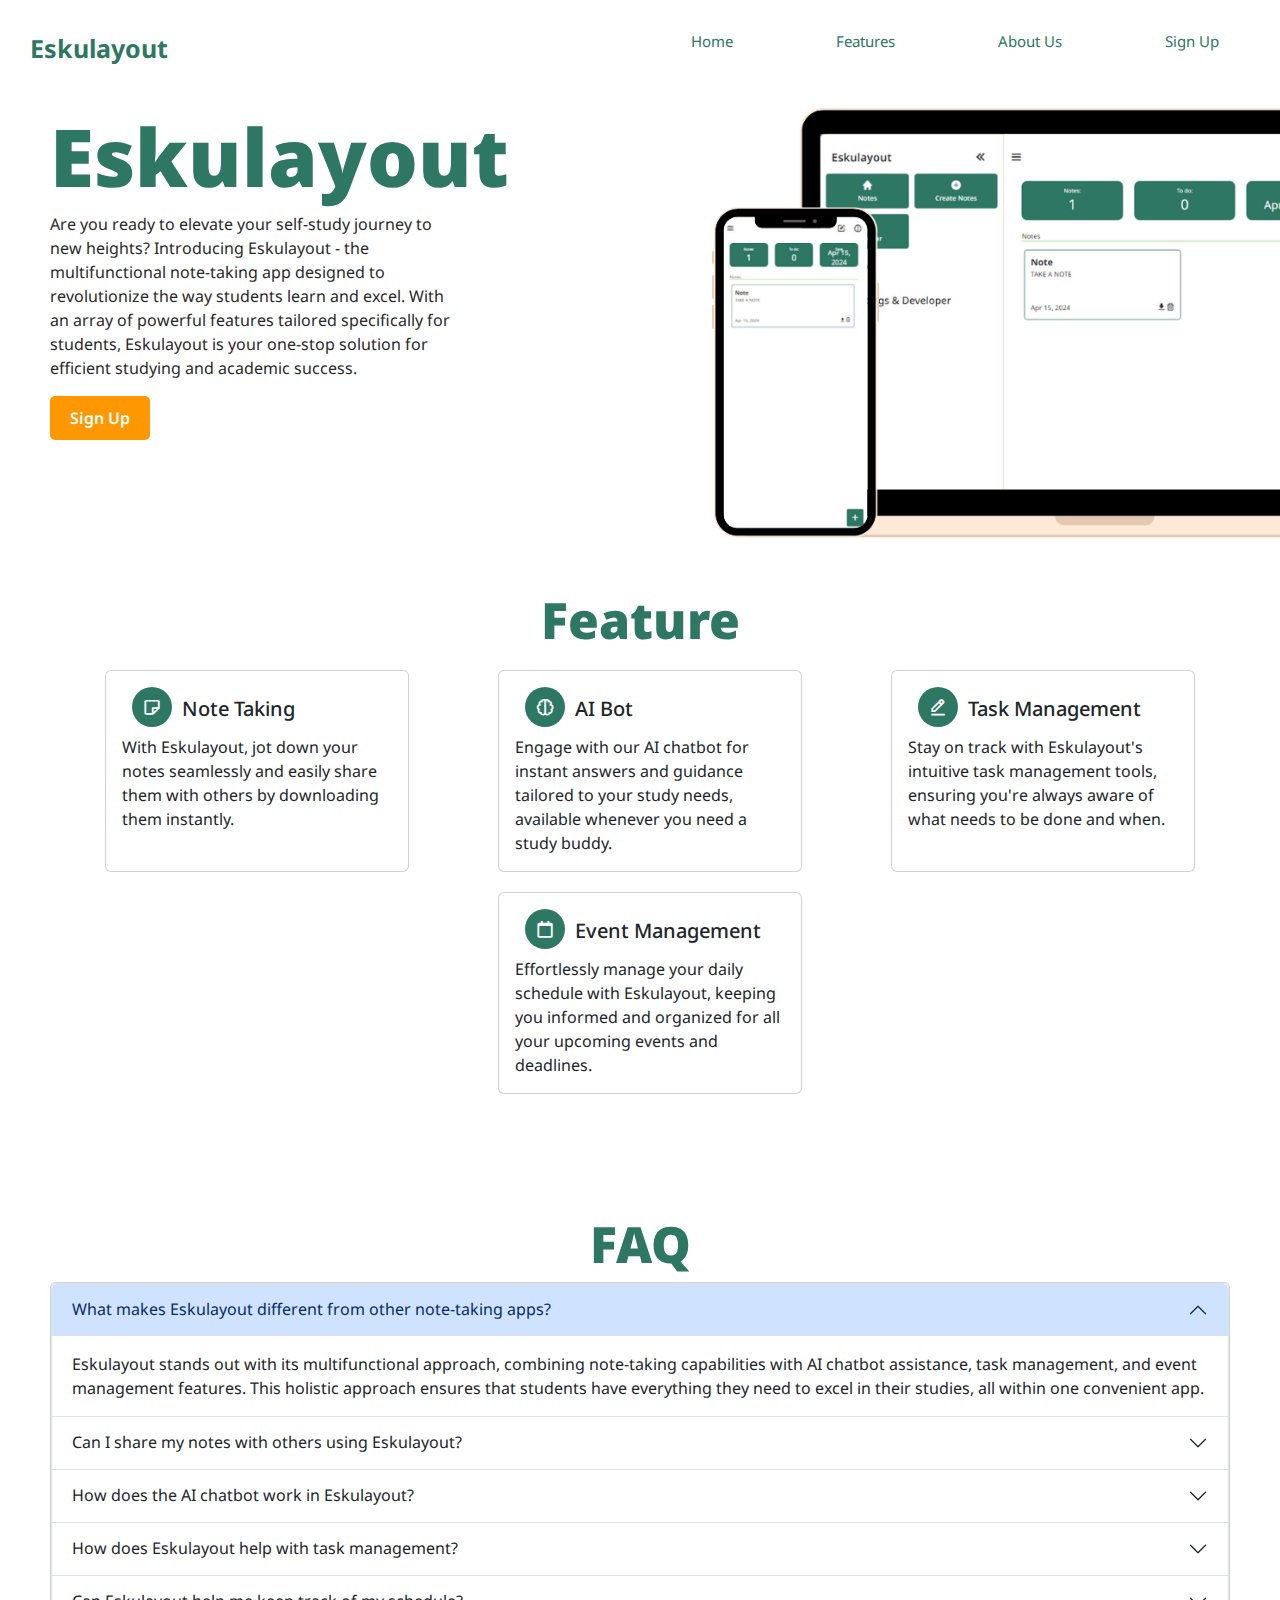
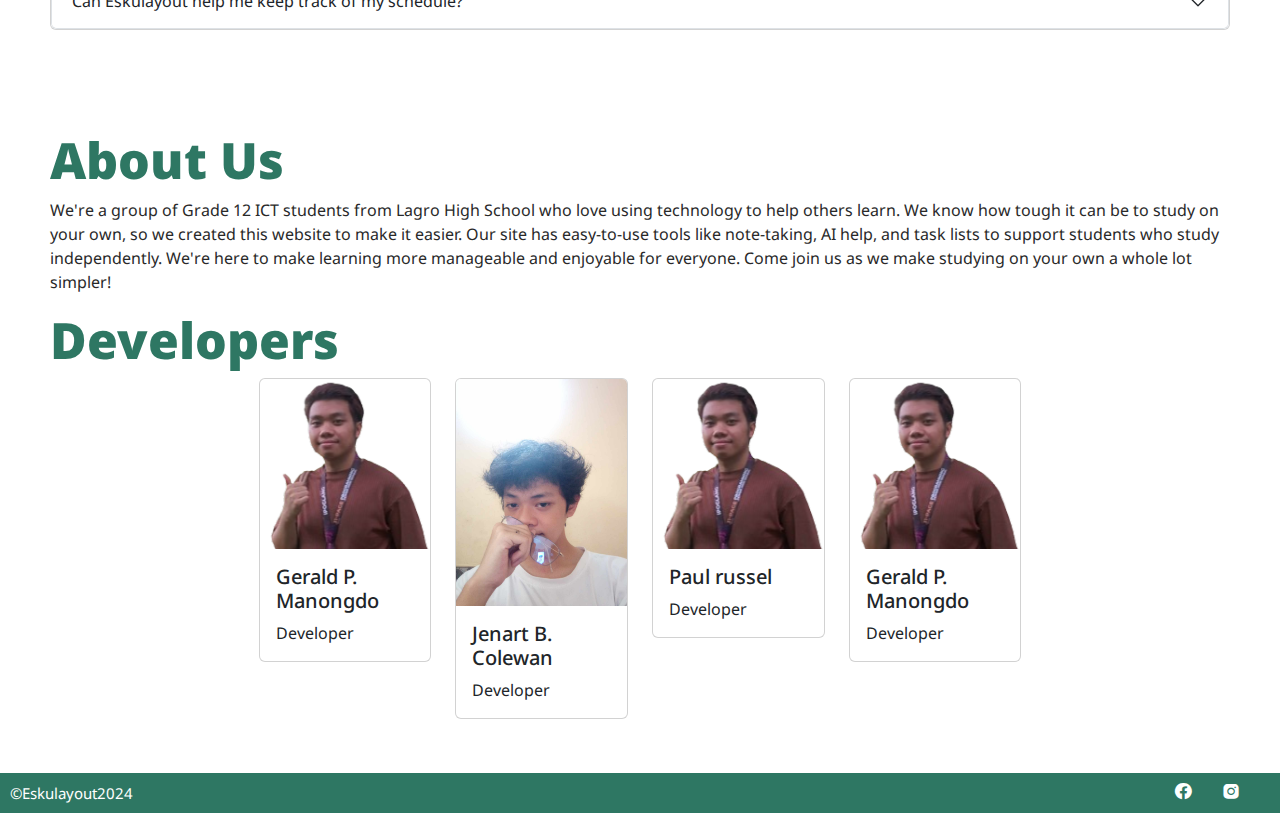
<file: index.html>
<!DOCTYPE html>
<html lang="en">
<head>
    <meta charset="UTF-8">
    <meta name="viewport" content="width=device-width, initial-scale=1.0">
    <link rel="preconnect" href="https://fonts.googleapis.com">
    <link rel="preconnect" href="https://fonts.gstatic.com" crossorigin>
    <link href="https://fonts.googleapis.com/css2?family=Cormorant+Garamond:wght@300;400;500;600;700&family=Noto+Sans:wdth,wght@62.5..100,100..900&display=swap" rel="stylesheet">
    <link href='https://unpkg.com/boxicons@2.1.4/css/boxicons.min.css' rel='stylesheet'>
    <link href="https://cdn.jsdelivr.net/npm/bootstrap@5.3.3/dist/css/bootstrap.min.css" rel="stylesheet" integrity="sha384-QWTKZyjpPEjISv5WaRU9OFeRpok6YctnYmDr5pNlyT2bRjXh0JMhjY6hW+ALEwIH" crossorigin="anonymous">
<script src="https://cdn.jsdelivr.net/npm/bootstrap@5.3.3/dist/js/bootstrap.bundle.min.js" integrity="sha384-YvpcrYf0tY3lHB60NNkmXc5s9fDVZLESaAA55NDzOxhy9GkcIdslK1eN7N6jIeHz" crossorigin="anonymous"></script>
    <link rel="stylesheet" href="style.css">
    <title>Eskulayout | Home</title>
</head>
<body>
    <nav>
        <span>Eskulayout</span>
        <button onclick="toggleMenu()"><i class='bx bx-menu' ></i></button>
        <ul class="navbar-links">
            <li>Home</li>
            <li>Features</li>
            <li>About Us</li>
            <li>Sign Up</li>
        </ul>
    </nav>
    <header>
        <div class="headerText" id="Home">
            <h1>Eskulayout</h1>
            <p>Are you ready to elevate your self-study journey to new heights? Introducing Eskulayout - the multifunctional note-taking app designed to revolutionize the way students learn and excel. With an array of powerful features tailored specifically for students, Eskulayout is your one-stop solution for efficient studying and academic success.</p>
            <button type="button">Sign Up</button>
        </div>
        <div class="headerImage"><img src="image/Eskulayout.png" alt=""></div>
    </header>

    <section id="Feature">
        <h1>Feature</h1>
        <div class="feature">
            <div class="card" style="width: 19rem;">
                <div class="card-body">
                    <h5 class="card-title"><i class='bx bx-note' ></i>Note Taking</h5>
                     <p class="card-text">With Eskulayout, jot down your notes seamlessly and easily share them with others by downloading them instantly.</p>
                </div>
            </div>
            <div class="card" style="width: 19rem;">
                <div class="card-body">
                    <h5 class="card-title"><i class='bx bx-brain'></i>AI Bot</h5>
                     <p class="card-text">Engage with our AI chatbot for instant answers and guidance tailored to your study needs, available whenever you need a study buddy.</p>
                </div>
            </div>
            <div class="card" style="width: 19rem;">
                <div class="card-body">
                    <h5 class="card-title"><i class='bx bx-edit-alt' ></i>Task Management</h5>
                     <p class="card-text">Stay on track with Eskulayout's intuitive task management tools, ensuring you're always aware of what needs to be done and when.</p>
                </div>
            </div>
            <div class="card" style="width: 19rem;">
                <div class="card-body">
                    <h5 class="card-title"><i class='bx bx-calendar-alt'></i>Event Management</h5>
                     <p class="card-text"> Effortlessly manage your daily schedule with Eskulayout, keeping you informed and organized for all your upcoming events and deadlines.</p>
                </div>
            </div>
        </div>
    </section>
    <section>
        <h1>FAQ</h1>
              <div class="card">
                <div class="accordion" id="accordionExample">
                    <div class="accordion-item">
                      <h2 class="accordion-header">
                        <button class="accordion-button" type="button" data-bs-toggle="collapse" data-bs-target="#collapseOne" aria-expanded="true" aria-controls="collapseOne">
                            What makes Eskulayout different from other note-taking apps?
                        </button>
                      </h2>
                      <div id="collapseOne" class="accordion-collapse collapse show" data-bs-parent="#accordionExample">
                        <div class="accordion-body">
                          Eskulayout stands out with its multifunctional approach, combining note-taking capabilities with AI chatbot assistance, task management, and event management features. This holistic approach ensures that students have everything they need to excel in their studies, all within one convenient app.
                        </div>
                      </div>
                    </div>
                    <div class="accordion-item">
                      <h2 class="accordion-header">
                        <button class="accordion-button collapsed" type="button" data-bs-toggle="collapse" data-bs-target="#collapseTwo" aria-expanded="false" aria-controls="collapseTwo">
                            Can I share my notes with others using Eskulayout?
                        </button>
                      </h2>
                      <div id="collapseTwo" class="accordion-collapse collapse" data-bs-parent="#accordionExample">
                        <div class="accordion-body">
                            Absolutely! Eskulayout allows you to easily share your notes by downloading them and sending them to others. Whether it's collaborating on group projects or simply helping out a classmate, sharing your notes has never been easier.  </div>
                      </div>
                    </div>
                    <div class="accordion-item">
                      <h2 class="accordion-header">
                        <button class="accordion-button collapsed" type="button" data-bs-toggle="collapse" data-bs-target="#collapseThree" aria-expanded="false" aria-controls="collapseThree">
                            How does the AI chatbot work in Eskulayout?
                        </button>
                      </h2>
                      <div id="collapseThree" class="accordion-collapse collapse" data-bs-parent="#accordionExample">
                        <div class="accordion-body">
                            Our AI chatbot provides instant assistance for all your study-related questions. Simply type in your query, and the chatbot will provide helpful answers, explanations, and personalized study tips. It's like having a knowledgeable study buddy available 24/7.
                        </div>
                      </div>
                    </div>
                    <div class="accordion-item">
                        <h2 class="accordion-header">
                          <button class="accordion-button collapsed" type="button" data-bs-toggle="collapse" data-bs-target="#collapseThree" aria-expanded="false" aria-controls="collapseThree">
                            How does Eskulayout help with task management?
                          </button>
                        </h2>
                        <div id="collapseThree" class="accordion-collapse collapse" data-bs-parent="#accordionExample">
                          <div class="accordion-body">
                            Eskulayout's task management tools help you stay organized and focused on your academic responsibilities. You can create, prioritize, and track tasks, ensuring that you never miss a deadline or forget an important study session again.
                          </div>
                        </div>
                      </div>
                      <div class="accordion-item">
                        <h2 class="accordion-header">
                          <button class="accordion-button collapsed" type="button" data-bs-toggle="collapse" data-bs-target="#collapseThree" aria-expanded="false" aria-controls="collapseThree">
                            Can Eskulayout help me keep track of my schedule?
                          </button>
                        </h2>
                        <div id="collapseThree" class="accordion-collapse collapse" data-bs-parent="#accordionExample">
                          <div class="accordion-body">
                            Yes, Eskulayout's event management feature allows you to stay on top of your schedule by providing a daily overview of your upcoming events and deadlines. From classes to study sessions to extracurricular activities, you'll always know what's on your agenda.
                          </div>
                        </div>
                      </div>
                  </div>
              </div>
            </div>
    </section>
    <section class="About">
        <h1>About Us</h1>
        <p>We're a group of Grade 12 ICT students from Lagro High School who love using technology to help others learn. We know how tough it can be to study on your own, so we created this website to make it easier. Our site has easy-to-use tools like note-taking, AI help, and task lists to support students who study independently. We're here to make learning more manageable and enjoyable for everyone. Come join us as we make studying on your own a whole lot simpler!</p>
        <h1>Developers</h1>
        <div class="row">
            <div class="col-sm-2 mb-4 mb-sm-1">
              <div class="card">
                <img src="image/gerald.png" class="card-img-top" alt=" Gerald ">
                <div class="card-body">
                    <h5 class="card-title">Gerald P. Manongdo</h5>
                    <p class="card-text">Developer</p>
                </div>
              </div>
            </div>
            <div class="col-sm-2 mb-4 mb-sm-1">
                <div class="card">
                  <img src="image/Jenart.jpg" class="card-img-top" alt=" Jenart ">
                  <div class="card-body">
                      <h5 class="card-title">Jenart B. Colewan</h5>
                      <p class="card-text">Developer</p>
                  </div>
                </div>
              </div>
              <div class="col-sm-2 mb-4 mb-sm-1">
                <div class="card">
                  <img src="image/gerald.png" class="card-img-top" alt="...">
                  <div class="card-body">
                      <h5 class="card-title">Paul russel</h5>
                      <p class="card-text">Developer</p>
                  </div>
                </div>
              </div>
              <div class="col-sm-2 mb-4 mb-sm-1">
              <div class="card">
                <img src="image/gerald.png" class="card-img-top" alt="...">
                <div class="card-body">
                    <h5 class="card-title">Gerald P. Manongdo</h5>
                    <p class="card-text">Developer</p>
                </div>
              </div>
            </div>
          </div>
    </section>
        
    <footer>
        <span>©Eskulayout2024</span>
        <ul>
            <li><a href=""><i class='bx bxl-facebook-circle' ></i></a></li>
            <li><a href=""><i class='bx bxl-instagram-alt' ></i></a></li>
        </ul>
    </footer>

    <script>
        function toggleMenu() {
            var navbarLinks = document.querySelector('.navbar-links');
            navbarLinks.classList.toggle('show-links');
        }
    </script>
</body>
</html>
</file>
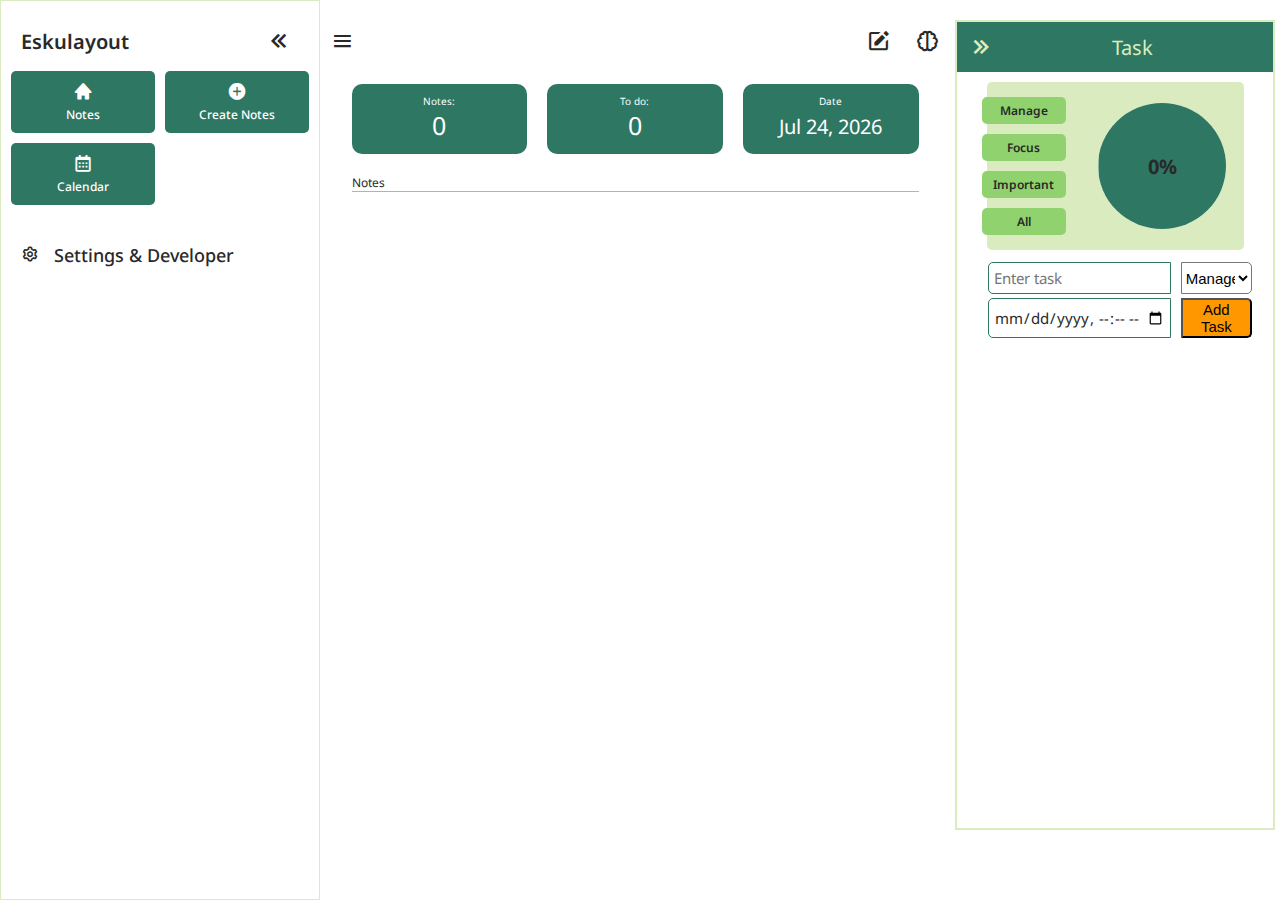
<file: note.html>
<!DOCTYPE html>
<html lang="en">
<head>
    <meta charset="UTF-8">
    <meta name="viewport" content="width=device-width, initial-scale=1.0">
    <link rel="preconnect" href="https://fonts.googleapis.com">
    <link rel="preconnect" href="https://fonts.gstatic.com" crossorigin>
    <link href="https://fonts.googleapis.com/css2?family=Cormorant+Garamond:wght@300;400;500;600;700&family=Noto+Sans:wdth,wght@62.5..100,100..900&display=swap" rel="stylesheet">
    <link href='https://unpkg.com/boxicons@2.1.4/css/boxicons.min.css' rel='stylesheet'>
    <link rel="stylesheet" href="note.css">
    <title>Eskulayout</title>
</head>
<body>
    <nav class="navbar">
        <div class="navigationHeaderContainer">
            <div class="header">
                <span>Eskulayout</span>
                <i class='bx bx-chevrons-left' onclick="exitNavigationHeaderContainer()"></i>
            </div>
            <div class="navigationHeader">
                    <!-- <button onclick="showqQuizContainer()"><i class='bx bxs-file-plus'></i> Quizes</button> -->
                    <button onclick="showNotesContainer()"><i class='bx bxs-home'></i> Notes</button>
                    <button onclick="showNotes('','')"><i class='bx bxs-plus-circle'></i> Create Notes</button>
                    <button onclick="showCalendarContainer()"><i class='bx bx-calendar'></i>Calendar</button>
            </div>
        </div>
        <div class="navigationBodyContainer">
            <div class="navigationsNotesContainer">
                <ul id="navigationsNotesContainer">                    
                </ul>
            </div>
            <div class="navigationFooterContainer">
                <ul>
                    <li onclick="showSettings()"><i class='bx bx-cog'></i> Settings & Developer</li>
                    <!-- <li><i class='bx bx-trash'></i>Trash</li> -->
                </ul>
            </div>
        </div>
    </nav>
    <section class="mainbody">
        <div class="notesBodyContainer">
            <div class="bodyNavigation">
                <span class="leftSideNavigation" onclick="showNavigationHeaderContainer()"><i class='bx bx-menu'></i></span>
                <div class="rigthSideNavigation">
                    <span onclick="showTodoContainer()"><i class='bx bxs-edit'></i></span>
                    <span onclick="showAiChatNavigation()"><i class='bx bx-brain'></i></span>
                </div>
            </div>
            <div class="bodyStatistic">
                <div class="numberNotesContainer">
                    <span class="title">Notes:</span>
                    <span class="content" id="numberNotes">0</span>
                </div>
                <div class="numberNotesContainer">
                    <span class="title">To do:</span>
                    <span class="content" id="numberTodo">0</span>
                </div>
                <div class="numberNotesContainer">
                    <span class="title">Date</span>
                    <span class="content" id="numberDate"></span>
                </div>
            </div>
            <div class="titleContainer">Notes</div>
            <div class="mainNotesContainer" id="mainNotesContainer">
                
            </div>

            <div class="addingNotesButton" onclick="showNotes('','')"><i class='bx bx-plus'></i></div>
        </div>
        
        <div class="addingNotesBody">
            <div class="addingNotesNavigation">
                <span class="leftSideNavigation" id="addNotesExitButton"><i class='bx bx-chevrons-down'></i></span>
                <div class="rigthSideNavigation">
                    <span onclick="showTodoContainer()"><i class='bx bxs-edit'></i></span>
                    <!-- <span><i class='bx bxs-file-plus'></i></span> -->
                    <span onclick="showAiChatNavigation()"><i class='bx bx-brain'></i></span>
                </div>
            </div>
            <div class="addingNotesContainer">
                <div class="noteTitle" id="addTitleNotes" contenteditable="true"></div>
                <div class="contentNote" id="addContentNotes" contenteditable="true"></div>
            </div>
        </div>

        <!--Calendar Container-->
        <section class="calendarSection">
            <div class="bodyNavigation">
                <span class="leftSideNavigation" onclick="showNavigationHeaderContainer()"><i class='bx bx-menu'></i></span>
                <div class="rigthSideNavigation">
                    <span onclick="showTodoContainer()"><i class='bx bxs-edit'></i></span>
                    <span onclick="showAiChatNavigation()"><i class='bx bx-brain'></i></span>
                </div>
            </div>
            <div class="calendarConatiner">
                <div class="calendarNavigation">
                    <button onclick="previousMonth()"><i class='bx bx-chevron-left'></i></button>
                    <span id="monthYear"></span>
                    <button onclick="nextMonth()"><i class='bx bx-chevron-right' ></i></button>
                </div>
    
                <div class="calendar">
                    <div class="day">Mon</div>
                    <div class="day">Tue</div>
                    <div class="day">Wed</div>
                    <div class="day">Thu</div>
                    <div class="day">Fri</div>
                    <div class="day">Sat</div>
                    <div class="day">Sun</div>
                    <div class="day"></div>
                    <div class="day"></div>
                    <div class="day"></div>
                    <div class="day"></div>
                    <div class="day"></div>
                    <div class="day"></div>
                </div>
            </div>
            
            <div class="listEventContainer">
                <ul class="container" id="eventContainer">
                    <li>No events for today.</li>
                </ul>
            </div>
        </section>

        <!--Quiz Container-->
        <section class="quizSection">
            <div class="quizContainer">
                <div class="bodyNavigation">
                    <span class="leftSideNavigation" onclick="showNavigationHeaderContainer()"><i class='bx bx-menu'></i></span>
                    <div class="rigthSideNavigation">
                        <span onclick="showTodoContainer()"><i class='bx bxs-edit'></i></span>
                        <span onclick="showAiChatNavigation()"><i class='bx bx-brain'></i></span>
                    </div>
                </div>
            </div>
            <h1 class="containerTitle">Playing Quiz!</h1>
            <div class="playingQuizContainer">
                <div class="quizContainer">
                    <h1 class="quizTitle">Literature</h1>

                    <button><i class='bx bx-play'></i></button>
                    <span class="deleteQuiz"><i class='bx bxs-trash' ></i></span>
                </div>
            </div>

        </section>
    </section>

    <!--Task Container-->
    <aside class="todoContainer">
        <div class="todoNavigation">
            <i class='bx bx-chevrons-right' onclick="exitTodoContainer()"></i>
            <span class="todoLits">Task</span>
            <i></i>
        </div>
        <div class="topNavigation">
            <div class="rateListContainer">
                <button id="manageButton">Manage</button>
                <button id="focusButton">Focus</button>
                <button id="importantButton">Important</button>
                <button id="allButton">All</button>
            </div>
            <div class="progress-circle" id="progressCircle">
                <div class="progress-circle-inner" id="progressCircleInner"></div>
                <div class="progress-text" id="progressText">0%</div>
            </div>
        </div>
        <form id="todoForm">
            <input type="text" id="taskInput" placeholder="Enter task" required>
            <select id="categorySelect" required>
                <option value="manage">Manage</option>
                <option value="focus">Focus</option>
                <option value="important">Important</option>
            </select>
            <input type="datetime-local" id="deadlineInput">
            <div>
                
            </div>
            <button type="submit">Add Task</button>
        </form>
            
        <ul id="todoList"></ul>
    </aside>
    
    
    <!--AI Chat Container-->
    <aside class="aiChatContainer" >
        <div class="aiChatNavigation">
            <i class='bx bx-chevrons-right' onclick="exitAiChatNavigation()"></i>
            <span class="aiChatTitle">AI Chat</span>
            <i></i>
        </div>
        <div class="messageContainer">
            <ul class="chatbox">
                <li class="chat incoming">
                    <span><i class='bx bxs-ghost'></i></span>
                    <p>Hi there <br> how can i help you today?</p>
                </li>
                
            </ul>
        </div>
        <div class="chat-input">
            <textarea placeholder="Enter a message..." required></textarea>
            <span id="send-btn"><i class='bx bx-send' ></i></span>
        </div>
    </aside>



    <!--Settings Container-->
    <section class="settingContainer">
        <div class="mainSettings">
            <div class="navSettings">
                <ul>
                    <h1>About US</h1>
                    <!-- <h1>User Settings</h1>
                    <li onclick="showPersonal()">My Account</li>
                    <hr> -->
                    <li onclick="showAboutUs()">Intoduction</li>
                    <li onclick="showAboutUs()">Developer</li>
                    <li onclick="showAboutUs()">Contact Us</li>
                </ul>
            </div>
            <!-- <div class="settingContent UserSettings">
                <h1>Account Details</h1>
                <div class="profile">
                    <div class="dp"></div>
                    <ul>
                        <li>
                            <span>Name:</span>
                            <p>Gerald P. Manongdo</p>
                        </li>
                        <li>
                            <span>Section:</span>
                            <p>12-Ritchie</p>
                        </li>
                        <li>
                            <span>Age:</span>
                            <p>18 yrs old</p>
                        </li>
                        <li>
                            <span>Email:</span>
                            <p>ipoglang@depedqc.ph</p>
                        </li>
                        <li>
                            <span>Phone Number:</span>
                            <p>09996034433</p>
                        </li>
                    </ul>
                </div>
                <button>Delete Account</button>
                <button class="logout">Log Out</button>
            </div> -->
            <div class="settingContent aboutUs">
                <h1>About Us</h1>
                <p>Lorem ipsum dolor sit amet consectetur, adipisicing elit. Ducimus placeat repudiandae dolor quasi veritatis, repellendus voluptatem esse temporibus minima, corrupti nulla laborum est ipsam reiciendis ullam iusto modi. Aliquid quo aut, libero rem possimus accusantium reprehenderit dolorem cupiditate labore eos modi repudiandae. Soluta ipsam quam dignissimos quod deleniti harum quasi, aspernatur repudiandae expedita, necessitatibus molestias quos at obcaecati optio quae quia labore similique blanditiis consequuntur fugiat repellat, corporis nam in eum. Dicta provident quis voluptas molestiae mollitia repellat soluta autem labore inventore quasi perspiciatis, voluptate, sapiente dolores! Rem, amet hic.</p>
                <p>Lorem ipsum dolor sit amet, consectetur adipisicing elit, sed do eiusmod tempor incididunt ut labore et dolore magna </p>
                <h1>Developer</h1>
                <div class="cardsContainer">
                    <div class="card">
                        <div class="image"><img src="image/gerald.png" alt=""></div>
                        <h5 class="name">Gerald P. Manongdo
                            <p class="position"> Developer</p>
                        </h5>
                    </div>
                    <div class="card">
                        <div class="image"><img src="image/gerald.png" alt=""></div>
                        <h5 class="name">Gerald P. Manongdo
                            <p class="position"> Developer</p>
                        </h5>
                    </div>
                    <div class="card">
                        <div class="image"><img src="image/gerald.png" alt=""></div>
                        <h5 class="name">Gerald P. Manongdo
                            <p class="position"> Developer</p>
                        </h5>
                    </div>
                    <div class="card">
                        <div class="image"><img src="image/gerald.png" alt=""></div>
                        <h5 class="name">Gerald P. Manongdo
                            <p class="position"> Developer</p>
                        </h5>
                    </div>
                    <div class="card">
                        <div class="image"><img src="image/gerald.png" alt=""></div>
                        <h5 class="name">Gerald P. Manongdo
                            <p class="position"> Developer</p>
                        </h5>
                    </div>
                    <div class="card">
                        <div class="image"><img src="image/gerald.png" alt=""></div>
                        <h5 class="name">Gerald P. Manongdo
                            <p class="position"> Developer</p>
                        </h5>
                    </div>
                    <div class="card">
                        <div class="image"><img src="image/gerald.png" alt=""></div>
                        <h5 class="name">Gerald P. Manongdo
                            <p class="position"> Developer</p>
                        </h5>
                    </div>
                </div>
                <h1>Contact Us</h1>
                <div class="contactUs">
                    <div>
                        <span class="logo"><i class='bx bxs-navigation' ></i></span>
                        <p>Lorem ipsum dolor sit amet consectetur adipisicing elit.</p>
                        <button>View on Google Maps</button>
                    </div>
                    <div>
                        <span class="logo"><i class='bx bxs-phone'></i></span>
                        <p>Lorem ipsum dolor sit amet consectetur adipisicing elit.</p>
                        <button>Call Us</button>
                    </div>
                    <div>
                        <span class="logo"><i class='bx bxs-envelope'></i></span>
                        <p>Lorem ipsum dolor sit amet consectetur adipisicing elit.</p>
                        <button>Email Us</button>
                    </div>
                </div>
                <footer>
                    <ul>
                        <li>©2024 Eskulayout</li>
                        <li>
                            <i class='bx bxl-facebook-circle'></i>
                            <i class='bx bxl-instagram'></i>
                            <i class='bx bxl-twitter' ></i>
                        </li>
                    </ul>
                </footer>
            </div>

            <span class="exitSettings" onclick="closeSettings()"><i class='bx bx-x'></i></span>
        </div>
    </section>


    <script src="scirpt.js"></script>
    <script src="ai.js"></script>
    <script src="notes.js"></script>
    <script src="todo.js"></script>
    <!-- <script>
        function clearLocalStorage() {
            localStorage.clear();
        }
        clearLocalStorage();
    </script> -->
</body>
</html
</file>
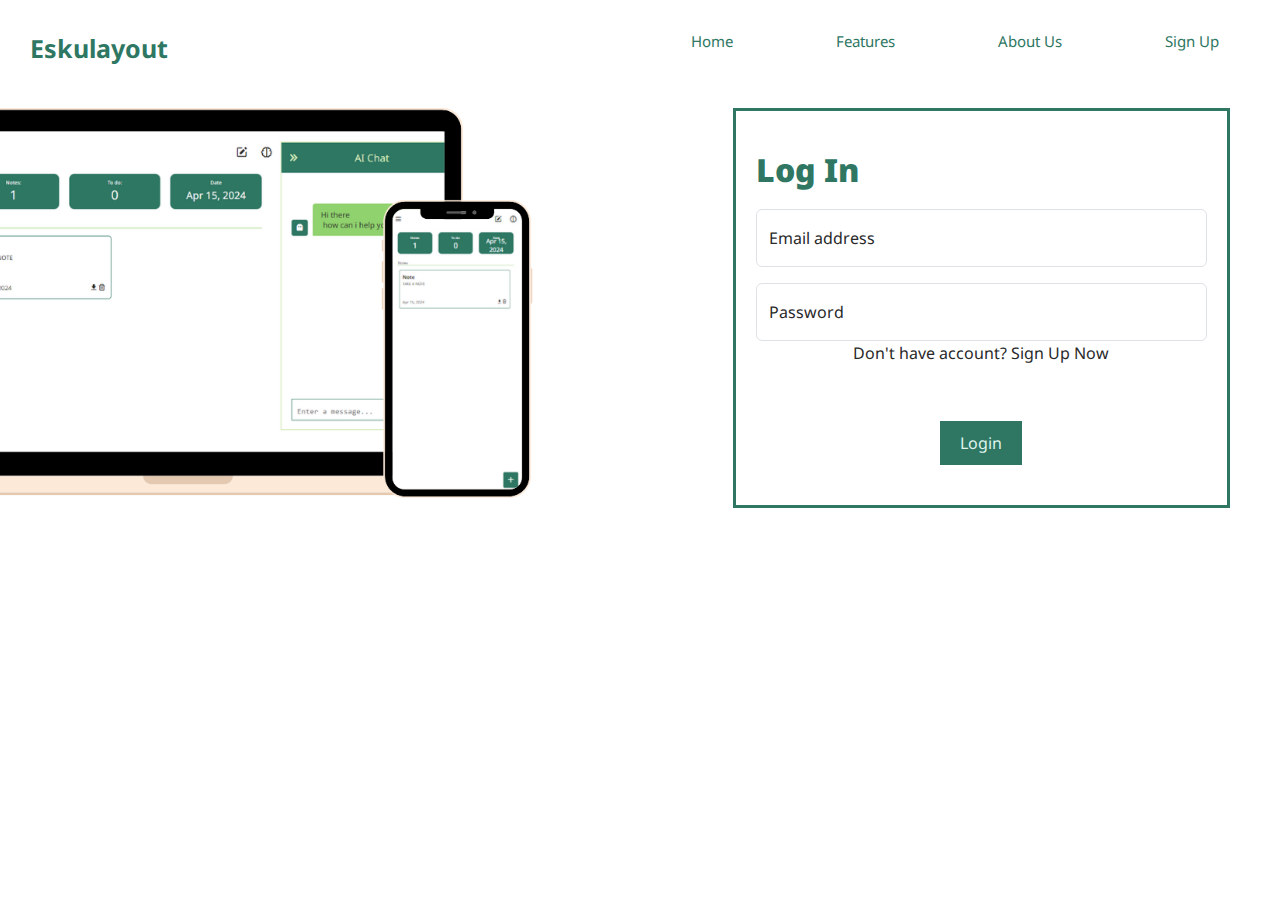
<file: register.html>
<!DOCTYPE html>
<html lang="en">
<head>
    <meta charset="UTF-8">
    <meta name="viewport" content="width=device-width, initial-scale=1.0">
    <link rel="preconnect" href="https://fonts.googleapis.com">
    <link rel="preconnect" href="https://fonts.gstatic.com" crossorigin>
    <link href="https://fonts.googleapis.com/css2?family=Cormorant+Garamond:wght@300;400;500;600;700&family=Noto+Sans:wdth,wght@62.5..100,100..900&display=swap" rel="stylesheet">
    <link href='https://unpkg.com/boxicons@2.1.4/css/boxicons.min.css' rel='stylesheet'>
    <link href="https://cdn.jsdelivr.net/npm/bootstrap@5.3.3/dist/css/bootstrap.min.css" rel="stylesheet" integrity="sha384-QWTKZyjpPEjISv5WaRU9OFeRpok6YctnYmDr5pNlyT2bRjXh0JMhjY6hW+ALEwIH" crossorigin="anonymous">
<script src="https://cdn.jsdelivr.net/npm/bootstrap@5.3.3/dist/js/bootstrap.bundle.min.js" integrity="sha384-YvpcrYf0tY3lHB60NNkmXc5s9fDVZLESaAA55NDzOxhy9GkcIdslK1eN7N6jIeHz" crossorigin="anonymous"></script>
    <link rel="stylesheet" href="style.css">
    <title>Eskulayout | Home</title>
</head>
<style>
    section{
        display: flex;
        justify-content: center;
    }
    .headerImage img{
    width: 100%;
    left: -200px;
}
.formContainer{
    border: 3px solid #307763;
    height: 400px;
    overflow: hidden;
    padding: 40px 20px;
    width: 70%;
    min-width: 300px;
    margin: auto;
}
form{
    height: 100%;
    overflow: auto;
    position: relative;
}
form.signup{
    display: none;
}
form h2{
    font-weight: 900;
    text-align: left;
    color: #307763;
    margin-bottom: 20px;

}
input{
    background-color: #DFF4ED;
}
span button{
    all: unset;
}
button {
    all: unset;
    background-color: #307763;
    padding: 10px 20px;
    color: #DFF4ED;
    position: absolute;
    bottom: 0;
    left: 50%;
    transform: translateX(-50%);
}

@media only screen and (max-width: 1150px) {
    .headerImage img{
        display: none;
    }
    section{
        display: block;
    }
}
</style>
<body>
    <nav>
        <span>Eskulayout</span>
        <button onclick="toggleMenu()"><i class='bx bx-menu' ></i></button>
        <ul class="navbar-links">
            <li>Home</li>
            <li>Features</li>
            <li>About Us</li>
            <li>Sign Up</li>
        </ul>
    </nav>

    <section>
        <div class="headerImage"><img src="image/Eskulayout (1).png" alt=""></div>
        <div class="formContainer">
            <form action="">
                <h2>Log In</h2>
                <div class="form-floating mb-3">
                    <input type="email" class="form-control" id="floatingInput" placeholder="name@example.com">
                    <label for="floatingInput">Email address</label>
                  </div>
                  <div class="form-floating">
                    <input type="password" class="form-control" id="floatingPassword" placeholder="Password">
                    <label for="floatingPassword">Password</label>
                  </div>
                  <span> Don't have account? <button onclick="showsignUP()">Sign Up Now</button> </span>
                  <button>Login</button>
            </form>
            
            <form action="" class="signup">
                <h2>Sign Up</h2>
                <div class="form-floating mb-3">
                    <input type="email" class="form-control" id="floatingInput" placeholder="name@example.com">
                    <label for="floatingInput">First Name</label>
                  </div>
                <div class="form-floating mb-3">
                    <input type="email" class="form-control" id="floatingInput" placeholder="name@example.com">
                    <label for="floatingInput">Last</label>
                  </div>
                  <div class="row">
                    <div class="col-md-6 mb-3">
                        <select class="form-select" id="validationDefault04" required>
                          <option selected disabled value="">Section</option>
                          <option>Ritchie</option>
                          <option>Babage</option>
                          <option>Rosume</option>
                          <option>Pixar</option>
                        </select>
                      </div>
                      <div class="col-md-6 ">
                        <select class="form-select " id="validationDefault04" required>
                          <option selected disabled value="">Sex</option>
                          <option>Male</option>
                          <option>Female</option>
                        </select>
                      </div>
                  </div>
                  
                <div class="form-floating mb-3">
                    <input type="email" class="form-control" id="floatingInput" placeholder="name@example.com">
                    <label for="floatingInput">Email address</label>
                  </div>
                  <div class="form-floating">
                    <input type="password" class="form-control" id="floatingPassword" placeholder="Password">
                    <label for="floatingPassword">Password</label>
                  </div>
                  <span> Don't have account? <button onclick="showsignUP()">Sign Up Now</button> </span>
                  <button>Login</button>
            </form>
        </div>

    </section>

    <script>
        function toggleMenu() {
            var navbarLinks = document.querySelector('.navbar-links');
            navbarLinks.classList.toggle('show-links');
        }
    </script>
</body>
</html>
</file>
<file: style.css>
*{
    position: relative;
    text-decoration: none;
    list-style: none;
  
}
*:hover{
    transition: none;
}

:root{
    --title-font:'Cormorant Garamond', serif;
    --color-100:#ffffff;
    --color-200:#DAECBF;
    --color-300:#90D26E;
    --color-400:#2E7763;
    --color-500:#FF9700;
    --color-600:#292929;
}

::-webkit-scrollbar {
    width: 10px;
}

::-webkit-scrollbar-thumb {
    background-color: var(--color-400);
    border-radius: 1px;
}

::-webkit-scrollbar-track {
    background-color:var(--color-600);
}
body {
    margin: 0;
    padding: 0;
    color: var(--color-600);    
    font-family: "Noto Sans", sans-serif;
    display: flex;
    flex-wrap: wrap;
    transition: all 0.1s ease;
    background-color: var();

}
[contenteditable] {
    border: none; 
    outline: none; 
}
nav,div,header,section{
    width: 100%;
    
}
/*Navigation*/
nav{
    top: 20px;
    padding: 10px ;
    display: flex;
    justify-content: space-between;
    color: var(--color-400);
    font-size: 15px;
}
nav span{
    font-weight: 700;
    padding-left: 20px;
    font-size: 25px;
}
nav ul{
    display: flex;
    justify-content: space-around;
    width: 50%;
    padding-top: 10px;
    margin: 0;
    padding: 0;
}
nav button{
    all: unset;
    display: none;
    font-size: 30px;
}

/*Header*/

header{
    display: flex;
    flex-wrap: wrap;
    justify-content: center;
    align-self: center;
    margin-top: 50px;
}
header .headerText{
    top: -50px;
    width: 40%;
    margin: auto;
    padding: 50px;

}
header .headerImage{
    width: 60%;
    min-width: 400px;
    overflow: hidden;
}
header .headerImage img{
    width: 100%;
    left: 200px;
}
header h1{
    color: var(--color-400);
    font-weight: 900;
    font-size: 80px;
}
header button{
    all: unset;
    background-color:var(--color-500) ;
    padding: 10px 20px;
    border-radius: 5px;
    font-weight: 600;
    color: var(--color-100);
}

/*Section*/
section{
    margin: 50px;
    text-align: center;
}
section h1{
    color: var(--color-400);
    font-weight: 900;
    font-size: 50px;
}
section .feature{
    display: flex;
    margin: 50px;
    justify-content: space-around;
    text-align: left;
    flex-wrap: wrap;
    margin: 10px;
}
section .feature i{
 background-color: var(--color-400);
 padding: 10px;
 color: var(--color-100);
 border-radius: 50%;
 margin: 0 10px;
}
section .feature .card{
    margin: 10px 0;
}
/*FAQ*/
.accordion-body{
    text-align: left;
}
/*About Us*/
section.About{
    text-align: left;
}
section.About p{
    
}
section.About .row{
    margin: auto;
    display: flex;
    justify-content: center;
}

/*Footer*/
footer{
    background-color: var(--color-400);
    width: 100%;
    padding: 5px 10px;
    display: flex;
    justify-content: space-between;
    font-size: 15px;
    color: var(--color-100);
    font-weight: 400;
    align-items: center;
}
footer a{
    all: unset;
    cursor: pointer;
    font-size: 20px;
}
footer ul{
    display: flex;
    padding: 0;
    margin: 0;
    justify-content: space-evenly;
    width: 10%;
}
@media only screen and (max-width: 1150px) {
    header .headerText{
        top: 0px;
        padding: 0px;
        left: 0px;
        width: 75%;
    }
    header h1{
        font-size: 50px;
    }
    header .headerImage{
        margin: 30px;
    }
    header .headerImage img{
        left: 0px;
    }
    nav button{
        display: block;
    }
    nav ul{
        display: none;

    }
   .show-links{
        display: block;
        position: absolute;
        background-color: #2E7763;
        flex-direction: column;
        height: 100vh;
        z-index: 100;
        justify-content: start;
        left: 0;
        line-height: 50px;
        padding-left: 10px;

    }
}
</file>
<file: note.css>
*{
    position: relative;
    text-decoration: none;
    list-style: none;
  
}
*:hover{
    transition: none;
}

:root{
    --title-font:'Cormorant Garamond', serif;
    --color-100:#ffffff;
    --color-200:#DAECBF;
    --color-300:#90D26E;
    --color-400:#2E7763;
    --color-500:#FF9700;
    --color-600:#292929;
}

::-webkit-scrollbar {
    width: 10px;
}

::-webkit-scrollbar-thumb {
    background-color: var(--color-400);
    border-radius: 1px;
}

::-webkit-scrollbar-track {
    background-color:var(--color-600);
}
body {
    margin: 0;
    padding: 0;
    color: var(--color-600);    
    font-family: "Noto Sans", sans-serif;
    display: flex;
    flex-wrap: wrap;
    transition: all 0.1s ease;
    overflow: hidden;
}
[contenteditable] {
    border: none; 
    outline: none; 
}
nav, section.mainbody, aside.todoContainer, aside.aiChatContainer{
    box-sizing: border-box;
}
nav{
    background-color: var(--color-100);
    border: 1px solid var(--color-200);
    flex: 1 0 25%;
    height: 100vh;
    max-width: 25%;
    min-width: 250px;
    color: var(--color-300);
    font-size: 19px;
    font-weight: 500;
    overflow: hidden;
    z-index: 1000;

}
nav .header{
    display: flex;
    justify-content: space-between;
    padding:10px;
    color: var(--color-600);
    font-size: 20px;
    font-weight: 600;
    align-items: center;
}
nav .header i{
    cursor: pointer;
    font-size: 30px;
    padding: 5px;
}
nav .header i:hover{
    background-color: var(--color-400);
    border-radius: 5px;
    color: var(--color-100);
}
nav ul{
    padding: 0;
    margin: 0;
    width: 100%;
}
nav ul li{
    padding: 8px 10px;
    cursor: pointer;
    color: var(--color-600);
}
nav ul li:hover{
    background-color: var(--color-400);
    border-radius: 5px;
    color: var(--color-100);
}
nav ul li i{
    padding-right: 10px;
}
nav .navigationHeaderContainer{
    padding: 10px;
    color: var(--color-100);

}
nav .navigationHeaderContainer .navigationHeader{
    display: grid;
    grid-template-columns: 1fr 1fr;
    gap: 10px;
}
nav .navigationHeaderContainer .navigationHeader button{
    all: unset;
    background-color: var(--color-400);
    display: flex;
    flex-direction: column;
    text-align: center;
    border-radius: 5px;
    padding: 10px;
    font-size: 12px;
    cursor: pointer;
}
nav .navigationHeaderContainer .navigationHeader button i{
    font-size: 20px;
    margin-bottom: 5px;
}
nav .navigationHeaderContainer .navigationHeader button:hover{
    background-color: var(--color-300);
}
nav .navigationBodyContainer{
    padding: 0 10px;
    height: 600px;
    min-height: 300px;
    overflow: auto;
}
nav .navigationsNotesContainer{
    width: 100%;
    padding-bottom: 20px ;
}
nav .navigationFooterContainer{
    font-size: 18px;
    padding-bottom: 50px;
}

/*Main Body*/
section.mainbody{
    position: relative;
    flex: 3 0 40%;
    height: 100vh;
    margin-right: 10px;
    background-color: var(--color-100);
    overflow-y: auto;
}
section.mainbody .notesBodyContainer{
    height: 100vh;
}
section.mainbody .bodyNavigation,
.addingNotesBody .addingNotesNavigation{
    padding: 15px 0;
    width: 100%;
    display: flex;
    justify-content: space-between;
    align-items: center;
}
section.mainbody .bodyNavigation span ,
.addingNotesBody .addingNotesNavigation span{
    margin: 5px;
    padding: 5px;
    font-size: 25px;
    cursor: pointer;
}
section.mainbody .bodyNavigation span:hover,
.addingNotesBody .addingNotesNavigation span:hover{
    background-color: var(--color-400);
    color: var(--color-100);
    border-radius: 5px;
}



/*Calendar Container*/
section.calendarSection{
    width: 100%;
    display: none;
    flex-direction: column;
    overflow: hidden;
    align-items: center;

}
section.calendarSection .calendarConatiner{
    width: 95%;
    display: flex;
    flex-direction: column;
    background-color: #FFFFFF;
}
section.calendarSection .calendarConatiner .calendarNavigation{
    background-color: var(--color-400);
    padding: 10px;
    display: flex;
    justify-content: space-around;
    font-size: 30px;
    color: white;
    font-weight: 700;
    align-items: center;
}
section.calendarSection .calendarConatiner .calendarNavigation button{
    all: unset;
    font-size: 50px;
    cursor: pointer;
}
section.calendarSection .calendarConatiner .calendar {
    display: grid;
    grid-template-columns: repeat(7, 1fr);
}
section.calendarSection .calendarConatiner .calendar .day {
    border: 1px solid #ccc;
    padding: 5px;
    text-align: center;
    cursor: pointer;
}
section.calendarSection .calendarConatiner .calendar .day:hover{
    background-color: var(--color-300);
}
section.calendarSection .listEventContainer {
    width: 95%;
    height: 250px;
    margin: 5px 20px;
    position: relative;
    overflow: hidden;
    background-color: var(--color-400);
}
section.calendarSection .listEventContainer ul{
    list-style: none;
    padding: 0;
    margin: 10px 0;
    height: 90%;
    overflow: auto;
}
section.calendarSection .listEventContainer li{
    padding: 10px;
    margin: 5px;
    font-weight: 600;
    color: var(--color-100);

}
section.calendarSection .listEventContainer li:hover{
    background-color: var(--color-200);
    color: var(--color-600);
}
.today {
    background-color: var(--color-500);
    color: var(--color-100); 
}
.event {
    background-color: var(--color-300);
    color: var(--color-600);
}





/*Adding Notes Container*/
.addingNotesBody{
    display: none;
    z-index: 2;
    width: 95%;
    margin: auto;
}
.addingNotesBody .addingNotesContainer{
    width: 90%;
    height: 85vh;
    display: flex;
    flex-direction: column;
    
}
.addingNotesBody .addingNotesContainer .noteTitle{
    width: 100%;
    padding: 10px 20px 10px 20px; 
    font-size: 30px;
    font-weight: 700;z-index: 1;
}
.addingNotesBody .addingNotesContainer .noteTitle:empty::before{
    content: "Title";
    color: var(--color-300);
}
.addingNotesBody .addingNotesContainer .contentNote{
    width:100%;
    height: 80%;
    padding: 5px 20px 40px 20px;
    font-size: 18px;
}
.addingNotesBody .addingNotesContainer .contentNote:empty::before{
    content: "Make a note.";
    color: var(--color-300);
}



/*Stats Body*/
section.mainbody .bodyStatistic{
    width: 90%;
    margin: auto;
    display: grid;
    grid-template-columns: 1fr 1fr 1fr;
    gap: 20px;
    margin-bottom: 20px;
}
section.mainbody .bodyStatistic .numberNotesContainer{
    padding: 10px;
    border-radius: 10px;
    background-color: var(--color-400);
    height: 50px;
    display: flex;
    flex-direction: column;
    text-align: center;
}
section.mainbody .bodyStatistic .numberNotesContainer .title{
    font-size: 10px;
    color: var(--color-100);
}
section.mainbody .bodyStatistic .numberNotesContainer .content{
    font-size: 25px;
    font-size: 700;
    color: var(--color-100);
}
section.mainbody .bodyStatistic .numberNotesContainer #numberDate{
    margin-top: 5px;
    top: 25%;
    transform: translateY(-50%);
    font-size: 20px;
}

/*Notes Body*/
section.mainbody div.titleContainer{
    width: 90%;
    margin: 20px auto 0 auto;
    font-size: 12px;
    border-bottom: 1px solid var(--color-300);
    
}

section.mainbody .markedNotesContainer,
section.mainbody .mainNotesContainer{
    width: 90%;
    margin: auto;
    padding: 10px;
    display: grid;
    grid-template-columns: repeat(auto-fill, minmax(190px, 1fr));
    gap: 10px;
}
section.mainbody .noteContainer{
    padding: 10px;
    background-color: var(--color-100);
    border: 1px solid var(--color-400);
    width: 90% ;
    border-radius: 5px;
    max-height: 200px;
    display: flex;
    flex-direction: column;
    margin: 5px;
}
section.mainbody .noteContainer .noteTitle{
    width: 90%;
    font-weight: 700;
    cursor: pointer;
}
section.mainbody .noteContainer .noteContent{
    padding: 2px 0;
    font-size: 12px;
    width: 95%;
    height: 50px;
    cursor: pointer;
    overflow: hidden;
}
section.mainbody .noteContainer .noteNavigation{
    display: flex;
    justify-content: space-between;
    align-items: center;
    padding-top: 5px;
}
section.mainbody .noteContainer .noteNavigation .noteEditDate{
    font-size: 12px;
}
section.mainbody .noteContainer .marked{
    position: absolute;
    top: -3px;
    right: 10px;
    font-size: 25px;
    cursor: pointer;
}
section.mainbody .addingNotesButton{
    position:  fixed;
    bottom: 15px;
    right: 15px;
    padding: 5px 10px;
    font-size: 30px;
    background-color: var(--color-400);
    border-radius: 5px;
    font-weight: 700;
    color: var(--color-100);
    cursor: pointer;
    display: none;
}
section.mainbody .addingNotesButton:hover {
    transform: scale(1.2);
}



/*To Do Container*/
aside{
    flex: 1 0 25%;
    max-width: 25%;
    min-width: 300px;
    height: 90vh;
    top: 20px;
    right: 5px;
    background-color: var(--color-100);
    border: 2px solid  var(--color-200);
    color: var(--color-200);
    overflow: hidden;
}
aside.aiChatContainer{
    display: none;
}
aside.aiChatContainer .aiChatNavigation{
    width: 95%;
    padding: 10px 10px;
    font-size: 20px;
    display: flex;
    justify-content: space-between;
    background-color: var(--color-400);
    align-items: center;
}
aside.aiChatContainer .aiChatNavigation i{
    font-size: 30px;
    cursor: pointer;
    padding: 5px 0px;
}
aside.aiChatContainer .aiChatNavigation i:hover{
    color: var(--color-100);
    border-radius: 5px;
}
.aiChatContainer .chatbox{
    height: 450px;
    overflow-y: auto;
    padding: 30px 20px 50px ;
}
.chatbox .chat{
    display: flex;
}
.chatbox .incoming span {
    height: 32px;
    width: 32px;
    color: var(--color-100);
    align-self: flex-end;
    background-color: var(--color-400);
    text-align: center;
    line-height: 32px;
    border-radius: 4px;
    margin: 0 10px 15px 0;
}
.aiChatContainer .outgoing{
    margin: 20px 0;
    justify-content: flex-end;
    color: var(--color-600);
}
.chatbox .chat p{
    white-space: pre-wrap;
    padding: 12px 16px;
    max-width: 75% ;
    color: var(--color-600);
    font-size: 0.95rem;
    border-radius: 5px 5px 0 5px;
    background-color: var(--color-200);
}
.chatbox .incoming p{
    color: var(--color-600);
    background: var(--color-300);
    border-radius: 5px 5px 5px 0;
}
.aiChatContainer .chat-input{
    position: absolute;
    bottom: 0;
    width: 91%;
    display: flex;
    gap: 5px;
    background-color: var(--color-100);
    padding: 5px 20px;
    border-top: 1px solid var(--color-100) ;
}
.chat-input textarea{
    height: 10px;
    width: 100%;
    border: none;
    outline: none;
    font-size: 0.95rem;
    resize: none;
    padding: 15px 15px 16px 10px;
    border: 1px solid var(--color-400);
}
.chat-input textarea::-webkit-scrollbar {
    display: none;
}
.chat-input span{
    align-self: flex-end;
    height: 55px;
    line-height: 55px;
    color: var(--color-600);
    font-size: 1.35rem;
    cursor: pointer;
    visibility: hidden;
}
.chat-input textarea:valid ~ span{
    visibility: visible;
} 



/*To Do List*/
aside.todoContainer .todoNavigation{
    width: 95%;
    padding:5px 10px;
    font-size: 20px;
    display: flex;
    justify-content: space-between;
    background-color: var(--color-400);
    align-items: center;
}
aside.todoContainer .todoNavigation i{
    font-size: 30px;
    cursor: pointer;
    padding: 5px 0px;
}
aside.todoContainer .todoNavigation i:hover{
    color: var(--color-100);
    border-radius: 5px;
}
aside.todoContainer .topNavigation{
    background-color: var(--color-200);
    padding: 10px;
    width: 75%;
    margin: 10px auto;
    display: grid;
    grid-template-columns: 40% 60%;
    border-radius: 5px;
}
aside.todoContainer .topNavigation .rateListContainer{
    display: flex;
    flex-direction: column;
    justify-content: space-between;
    left: -20px;
}
aside.todoContainer .topNavigation .rateListContainer button{
    all: unset;
    background-color: var(--color-300);
    color: var(--color-600);
    padding: 5px;
    margin: 5px;
    text-align: center;
    border-radius: 5px;
    cursor: pointer;
    font-size: 12px;
    font-weight: 600;
}
aside.todoContainer .topNavigation .rateListContainer button:hover{
    background-color: var(--color-300);
    color: var(--color-100)
}
.progress-circle {
    position: relative;
    width: 90%;
    height: 85%;
    max-width: 130px;
    border-radius: 50%;
    background-color: var(--color-100);
    color: var(--color-400);
    margin: auto;
}
.progress-circle-inner {
    position: absolute;
    top: 0;
    left: 0;
    width: 100%;
    height: 100%;
    border-radius: 50%;
    background-color: var(--color-400);
    color: var(--color-100);
    clip-path: inset(0);
    transition: clip-path 1s ease-out;
}
.progress-text {
    position: absolute;
    top: 50%;
    left: 50%;
    transform: translate(-50%, -50%);
    font-size: 20px;
    font-weight: bold;
    color: var(--color-600);
}
form#todoForm{
    width: 90%;
    margin: 0 auto;
    display: flex;
    flex-wrap: wrap;
    justify-content: center;
    color: var(--color-600);
}
form#todoForm #taskInput, form#todoForm #deadlineInput{
    all: unset;
    width: 60%;
    cursor: text;
    background-color: var(--color-100);
    border: 1px solid var(--color-400);
    padding: 5px;
    font-size: 15px;
    margin: 2px 10px;
    border-radius: 5px 0 0 5px;
}

form#todoForm select,
form#todoForm button{
    width: 25%;
    font-size: 15px;
    background-color: var(--color-500);
    border-radius: 0 5px 5px 0;
    margin:2px 0;
}
form#todoForm select{
    background-color: var(--color-100);
}
.todoContainer ul#todoList{
    width: 90%;
    margin: 10px auto;
    height: 250px;
    padding: 0 0 10px 0;
    overflow-y: auto;
}
.todoContainer ul#todoList::-webkit-scrollbar {
    display: none;
}
.todoContainer ul#todoList li{
    padding: 10px 5px;
    margin: 5px auto;
    border-radius: 5px;
    color: var(--color-600);
    width: 90%;
    cursor: pointer;
}
.todoContainer ul#todoList li span.taskText{
    height: auto;
    width: 100%;
    cursor: pointer;
    display: flex;
    flex-direction: column;
    font-weight: 600;
}
.todoContainer ul#todoList li span.deadline{
    font-weight: 300;
    font-size: 10px;
}
.todoContainer ul#todoList li .deleteButton{
    all: unset;
    position: absolute;
    top: 50%;
    transform: translateY(-50%);
    right: 10px;
    height: 100%;
    cursor: pointer;
    display: none;
}
.todoContainer ul#todoList li.manage{
    background-color: var(--color-300);
}
.todoContainer ul#todoList li.focus{
    background-color: var(--color-400);
}
.todoContainer ul#todoList li.important{
    background-color: var(--color-500);
}
.todoContainer ul#todoList li:hover  {
    background-color: var(--color-200);
}

.todoContainer ul#todoList li:hover  .deleteButton{
    display: block;
}

.crossed {
    text-decoration: line-through;
    color: #aaa;
}

/* QUIZE SECTION */
section.quizSection{
    z-index: 2;
    width: 95%;
    margin: auto;
    display: none;
}
section.quizSection .playingQuizContainer{
    width: 90%;
    margin: auto;
    padding: 10px;
    display: grid;
    grid-template-columns: repeat(auto-fill, minmax(190px, 1fr));
    gap: 10px;
}
section.quizSection h1.containerTitle{
    width: 90%;
    background-color: var(--color-400);
    padding: 30px;
    font-size: 30px;
    color: var(--color-100);
    margin-top: 0;
}
section.quizSection .playingQuizContainer .quizContainer{
    padding: 10px;
    background-color: var(--color-100);
    border: 1px solid var(--color-400);
    width: 90% ;
    border-radius: 5px;
    max-height: 200px;
    display: flex;
    flex-direction: column;
    margin: 5px;
    height: 150px;
}
section.quizSection .playingQuizContainer .quizContainer h1{
    color: var(--color-400);
    font-weight: 600px;
    margin-bottom: 0;
}
section.quizSection .playingQuizContainer .quizContainer button{
    all: unset;
    color: var(--color-500);
    font-size: 50px;
    position: absolute;
    right: 0;
    bottom: 0;
    cursor: pointer;
}

section.quizSection .playingQuizContainer .quizContainer span.deleteQuiz{
    all: unset;
    color: var(--color-600);
    font-size: 15px;
    position: absolute;
    right: 10px;
    top: 10px;
    cursor: pointer;
}


/* SETTINGS SECTION */
section.settingContainer{
    position: absolute;
    top: 0;
    left: 0;
    width: 100%;
    height: 100vh;
    background-color: #2e776440;
    justify-content: center;
    display: flex;
    align-items: center;
    display: none;
    z-index: 10000;
}
section.settingContainer .mainSettings{
    background-color: var(--color-100);
    width: 70%;
    margin: auto;
    display: flex;
    max-height: 500px;
}
section.settingContainer .navSettings{
    flex: 25% 0;
    border-right: 1px solid var(--color-400);
}
section.settingContainer .navSettings h1{
    color: var(--color-400);
}
section.settingContainer .navSettings ul{
    padding: 10px;
}
section.settingContainer .navSettings hr{
    margin: 15px 0 ;
}
section.settingContainer .navSettings ul li{
    margin: 5px 0;
    border: 1px solid var(--color-400);
    padding: 5px 10px;
    border-radius: 5px;
    font-weight: 600;
}
section.settingContainer .navSettings ul li:hover{
    background-color: var(--color-400);
    color: var(--color-100);
}


section.settingContainer .settingContent{
    flex: 0 75%;
    padding: 0 20px;
}
section.settingContainer .UserSettings,
section.settingContainer .aboutUs{
    padding: 10px;
    max-height: 500px;
    overflow-y:  scroll;
    color: var(--color-400);
}



section.settingContainer .UserSettings{
    
}
section.settingContainer .profile{
    border: 1px solid  var(--color-400);
    margin: 10px;
    padding: 10px;
    border-radius: 5px;
    color: var(--color-600);
}

section.settingContainer .profile .dp{
    background-color: var(--color-400);
    border-radius: 10px solid var(--color-100);
    width: 100%;
    height: 100px;
    border-radius: 5px;
    margin-bottom: 50px;
}
section.settingContainer .profile .dp:after{
    content: "";
    position: absolute;
    top: 50px;
    left: 30px;
    background-color: var(--color-400);
    border: 10px solid var(--color-100);
    width: 100px;
    height: 100px;
    border-radius: 50%;
}
section.settingContainer .profile ul{
    padding: 0 5px;
}
section.settingContainer .profile ul li{
    height: 70px;
}
section.settingContainer .profile ul li span{
    top: 25px;
    left: 10px;
    background-color: var(--color-100);
    border: 1px solid var(--color-400);
    padding: 2px;
    border-radius: 5px;
    z-index: 2;
    font-size: 12px;
    font-weight: 700;
    letter-spacing: 1px;
}
section.settingContainer .profile ul li p{
    width: auto;
    border: 1px solid var(--color-400);
    padding: 10px;
    border-radius: 5px;
    z-index: 1;
}
section.settingContainer .UserSettings button{
    all: unset;
    padding: 10px 15px;
    border: 1px solid var(--color-400);
    border-radius: 5px;
    font-weight: 800;
    cursor: pointer;
}
section.settingContainer .UserSettings button:hover{
    background-color: var(--color-400);
    color: var(--color-100);
}
section.settingContainer .UserSettings button.logout{
    background-color: var(--color-500);
    border: none;  
    color: var(--color-100);
}
section.settingContainer .UserSettings button.logout:hover{
    background-color: var(--color-100);
    border: none;  
    border: 1px solid var(--color-500);
    color: var(--color-500);
}

section.settingContainer .aboutUs{

}
section.settingContainer .aboutUs p{
    margin: 10px 0;
}
section.settingContainer .aboutUs .cardsContainer{
    width: 90%;
    margin: 0 auto;
    overflow-x: auto;
    overflow-y: hidden;
    display: flex;
}
section.settingContainer .aboutUs .cardsContainer .card{
    border: 1px solid var(--color-400);
    border-radius: 5px;
    margin: 10px;
    padding: 10px 10px 0 10px;
    text-align: center;
}
section.settingContainer .aboutUs .cardsContainer .card .image img{
    width: 100px;
}
section.settingContainer .aboutUs .cardsContainer .card .image{
    width: 100px;
    height: 100px;
    border-radius: 50%;
    background-color: var(--color-400);
    margin: auto;
}
section.settingContainer .aboutUs .cardsContainer .card h5{
    background-color: var(--color-400);
    color: var(--color-100);
    margin: 0;
    width: 120%;
    left: -10px;
    font-size: 10px;
}
section.settingContainer .aboutUs .cardsContainer .card h5 p{
    padding: 0;
    margin: 0;
    font-weight: 300;
}
section.settingContainer .aboutUs .contactUs{
    display: flex;
    text-align: center;
    margin: 0 10px;
}
section.settingContainer .aboutUs .contactUs div{
    border: 1px solid var(--color-400);
    border-radius: 5px;
    margin: 15px;
}
section.settingContainer .aboutUs .contactUs div .logo{
    background-color: var(--color-400);
    padding: 10px 15px;
    color: var(--color-100);
    border-radius: 50%;
}
section.settingContainer .aboutUs .contactUs div p{
    margin: 20px 10px;
}
section.settingContainer .aboutUs .contactUs div button{
    all: unset;
    background-color: var(--color-400);
    padding: 5px;
    margin: 10px;
    color: var(--color-100);
    border-radius: 5px;
    border: 1px solid var(--color-400);
    cursor: pointer;
}
section.settingContainer .aboutUs .contactUs div button:hover{
    background-color: var(--color-100);
    color: var(--color-400);
}
section.settingContainer .aboutUs footer{
    bottom: 0;
    width: 100%;
    display: flex;
    justify-content: space-between;
}
section.settingContainer .aboutUs footer ul{
    width: 100%;
    display: flex;
    justify-content: space-between;
    padding: 0;
    margin: 5px 0;
}
section.settingContainer .aboutUs footer ul li{
    padding: 0 10px;
}
section.settingContainer .aboutUs footer ul li i{
    font-size: 20px;
    margin: 0 10px;
}
section.settingContainer .aboutUs footer ul li i:hover{
    color: var(--color-500);
}


section.settingContainer .exitSettings{
    font-size: 30px;
    position: absolute;
    top: 10px;
    right: 10px;
    cursor: pointer;
}
section.settingContainer .exitSettings i{
    cursor: pointer;
}

@media only screen and (max-width: 1150px) {
    nav {
        font-size: 17px;
        position: absolute;
        z-index:   1;
    }
    nav .navigationBodyContainer{
        height: 400px;
    }
    nav .navigationFooterContainer{
        font-size: 16px;
    }
    aside {
        display: none;
    }
    .todoContainer ul#todoList li .deleteButton{
        display: block;
    }

}


@media only screen and (max-width: 650px) {

    nav {
        display: none;
        font-size: 15px;
    }
    nav .navigationFooterContainer{
        font-size: 14px;
    }
    span#numberDate{
        font-size: 3px;
    }
    aside{
        position: absolute;
        width: 100vw;
        height: 100vh;
        top: 0;
        left: 0;
        max-width: 100vh;
    }
    section.mainbody .addingNotesButton{
        display: block;
    }
}

@media only screen and (max-width: 520px) {
    span#numberDate{
        font-size: 1px;
    }
}
</file>
